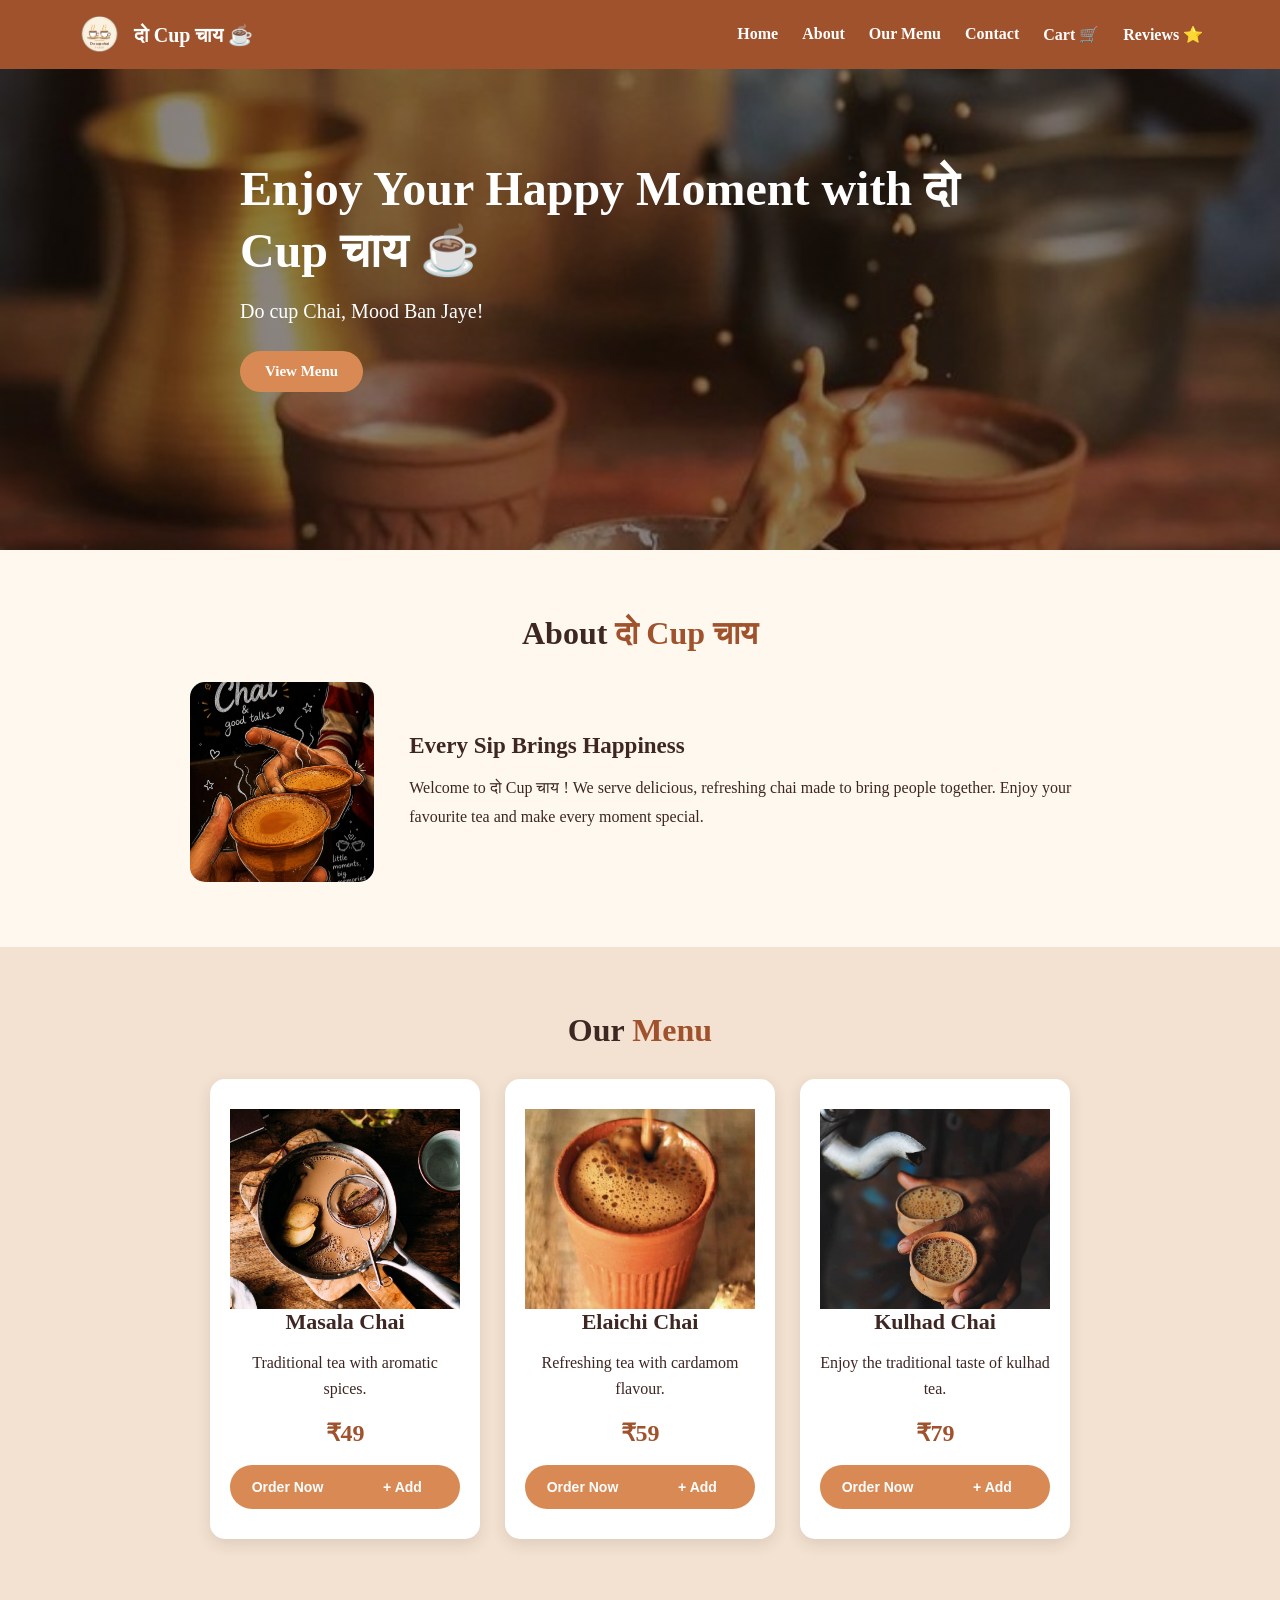
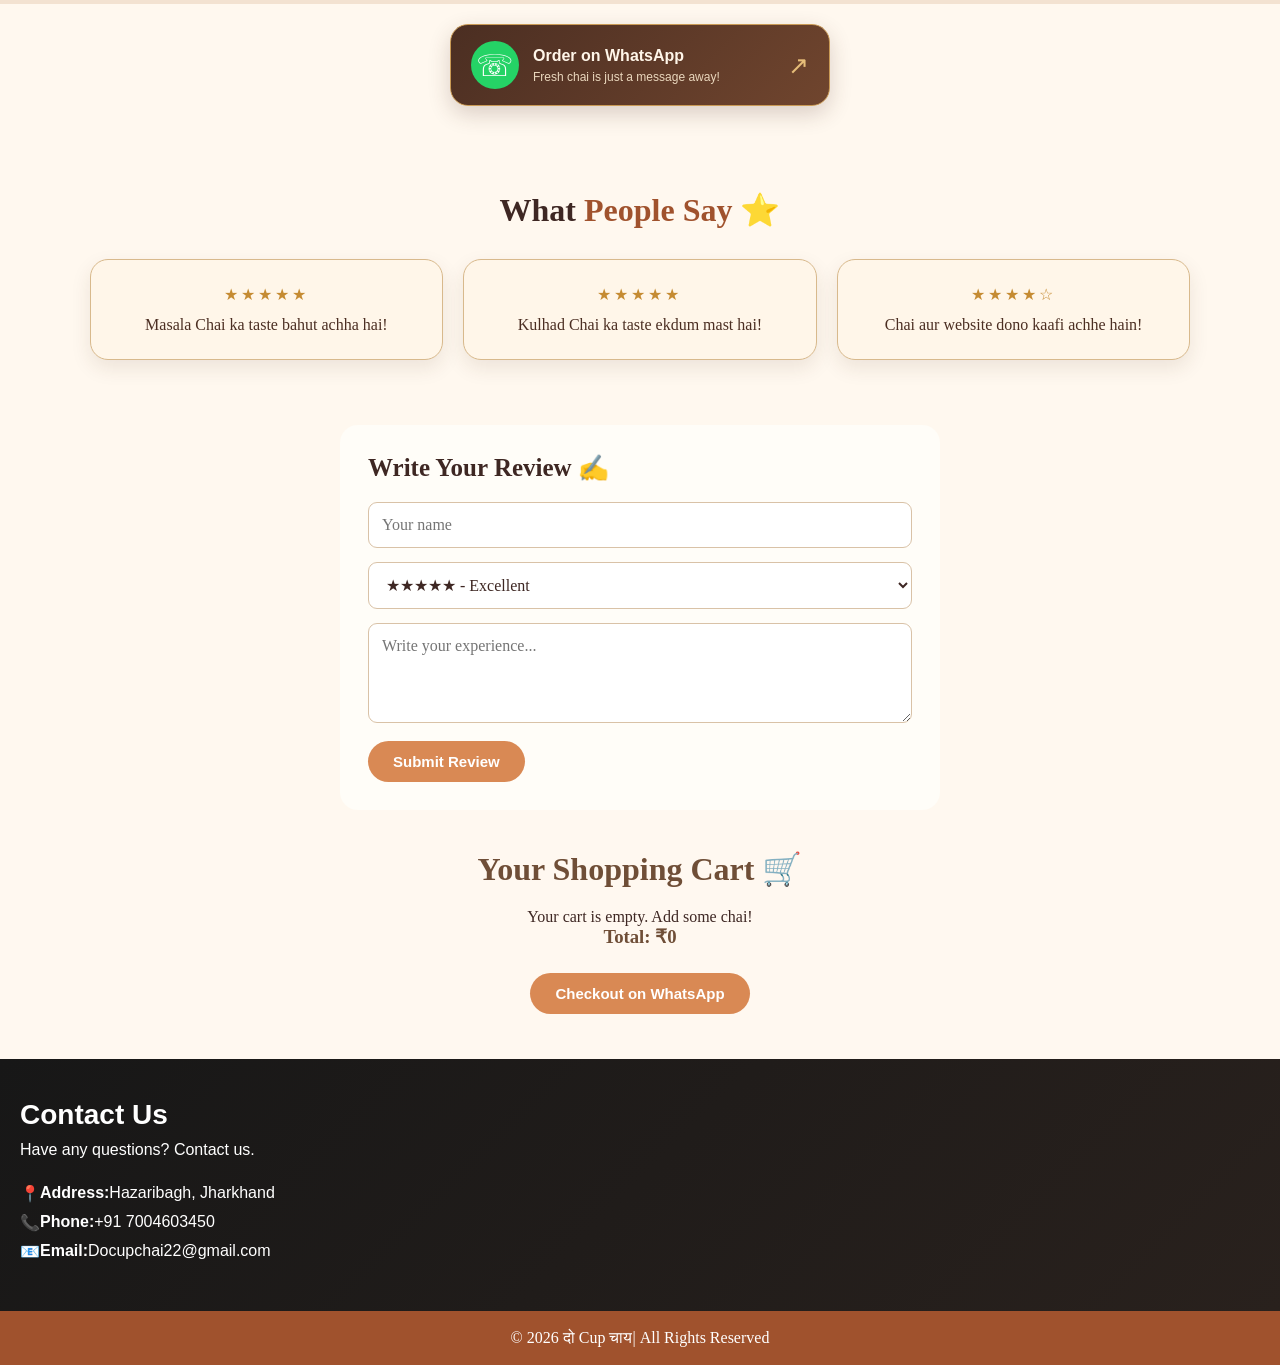
<file: index.html>
<!DOCTYPE html>
<html lang="en">

<head>
    <meta charset="UTF-8">
    <meta name="viewport" content="width=device-width, initial-scale=1.0">
    <title>दो Cup चाय हो जाए | A Cup of Happiness</title>
    <link rel="stylesheet" href="style.css">
</head>

<body>

    <header class="header">
        <a href="#home" class="logo">
            <img src="_logo2.png" alt="दो Cup चाय Logo">
            <span>दो Cup चाय ☕</span>
        </a>

        <nav class="navbar">
            <a href="#home">Home</a>
            <a href="#about">About</a>
            <a href="#ourmenu">Our Menu</a>
            <a href="#contact">Contact</a>

            <a href="#cart">Cart 🛒</a>
            <a href="#reviews">Reviews ⭐</a>

        </nav>
    </header>
    <section id="home" class="home">
        <div class="home-content">
            <h1>Enjoy Your Happy Moment with <span>दो Cup चाय ☕</span></h1>
            <p>Do cup Chai, Mood Ban Jaye!</p>
            <a href="#ourmenu" class="btn">View Menu</a>
        </div>
    </section>


    <section id="about" class="about section">
        <h2>About <span>दो Cup चाय </span></h2>
        <div class="about-content">
            <img src="chai.jpg" alt="A delicious cup of chai">
            <div>
                <h3>Every Sip Brings Happiness</h3>
                <p>
                    Welcome to दो Cup चाय ! We serve delicious,
                    refreshing chai made to bring people together.
                    Enjoy your favourite tea and make every moment special.
                </p>
            </div>
        </div>
    </section>


    <section id="ourmenu" class="menu section">
        <h2>Our <span>Menu</span></h2>

        <div class="menu-container">
            <div class="menu-card">
                <img src="masala chai.jpg" width="149" alt="masala chai">
                <h3>Masala Chai</h3>
                <p>Traditional tea with aromatic spices.</p>
                <h4>₹49</h4>

                <div class="menu-buttons">
                    <button class="btn" onclick="orderMasala()">
                        Order Now
                    </button>

                    <button class="btn add-cart-btn" onclick="addToCart('Masala Chai', 49)">
                        + Add 
                    </button>
                </div>



            </div>

            <div class="menu-card">
                <img src="elachi chai.jpg" width="149" alt="elachi">
                <h3>Elaichi Chai</h3>
                <p>Refreshing tea with cardamom flavour.</p>
                <h4>₹59</h4>

                <div class="menu-buttons">
                    <button class="btn" onclick="orderElaichi()">
                        Order Now
                    </button>

                    <button class="btn add-cart-btn" onclick="addToCart('Elaichi chai', 59)">
                        + Add 
                    </button>
                </div>


            </div>

            <div class="menu-card">
                <img src="kulhad chai.jpg" width="149" alt="kulhad chai">
                <h3>Kulhad Chai</h3>
                <p>Enjoy the traditional taste of kulhad tea.</p>
                <h4>₹79</h4>

                <div class="menu-buttons">
                    <button class="btn" onclick="orderkulhad()">
                        Order Now
                    </button>

                    <button class="btn add-cart-btn" onclick="addToCart('kulhad chai', 79)">
                        + Add 
                    </button>
                </div>


            </div>
        </div>
    </section>

    <button class="whatsapp-btn" onclick="orderOnWhatsApp()">
    <span class="wa-icon">☏</span>
    <span class="wa-text">
        <strong>Order on WhatsApp</strong>
        <small>Fresh chai is just a message away!</small>
    </span>
    <span class="wa-arrow">↗</span>
</button>



   <section id="reviews" class="section reviews">
    <h2>What <span>People Say ⭐</span></h2>

    <div class="reviews-container">

        <div class="review-card">
            <p class="stars">★★★★★</p>
            <p>Masala Chai ka taste bahut achha hai!</p>
        </div>

        <div class="review-card">
            <p class="stars">★★★★★</p>
            <p>Kulhad Chai ka taste ekdum mast hai!</p>
        </div>

        <div class="review-card">
            <p class="stars">★★★★☆</p>
            <p>Chai aur website dono kaafi achhe hain!</p>
        </div>

    </div>
</section>

<form class="review-form reveal" id="reviewForm">
        <h3>Write Your Review ✍️</h3>

        <input type="text" id="reviewName"
               placeholder="Your name" maxlength="40" required>

        <select id="reviewRating" required>
            <option value="5">★★★★★ - Excellent</option>
            <option value="4">★★★★ - Very good</option>
            <option value="3">★★★ - Good</option>
            <option value="2">★★ - Okay</option>
            <option value="1">★ - Needs improvement</option>
        </select>

        <textarea id="reviewText" rows="4" maxlength="300"
                  placeholder="Write your experience..." required></textarea>

        <button type="submit" class="btn">Submit Review</button>
    </form>
</section>


<section id="cart" class="section">
    <h2>Your Shopping Cart 🛒</h2>

    <div id="cartItems">
        <p>Your cart is empty. Add some chai!</p>
    </div>

    <h3>Total: ₹<span id="cartTotal">0</span></h3>

    <button class="btn" onclick="orderOnWhatsApp()">
        Checkout on WhatsApp
    </button>
</section>

<section id="contact">
    <h2>Contact Us</h2>
    <p>Have any questions? Contact us.</p>

    <div class="contact-details">
        <p>📍 <strong>Address:</strong> Hazaribagh, Jharkhand</p>
        <p>📞 <strong>Phone:</strong> +91 7004603450</p>
        <p>📧 <strong>Email:</strong> Docupchai22@gmail.com</p>
    </div>
</section>

    <footer class="footer">
        <p>© 2026 दो Cup चाय| All Rights Reserved</p>
    </footer>

    <script>
        function showPopup(message) {
            document.getElementById("popupMessage").innerText = message;
            document.getElementById("orderPopup").style.display = "flex";
        }

        function orderMasala() {
            showPopup("Thank you for ordering Masala Chai! ☕");
        }

        function orderElaichi() {
            showPopup("Thank you for ordering Elaichi Chai! ☕");
        }

        function orderKulhad() {
            showPopup("Thank you for ordering Kulhad Chai! ☕");
        }

        function closePopup() {
            document.getElementById("orderPopup").style.display = "none";
        }




        let cart = {};

        function addToCart(name, price) {
            if (cart[name]) {
                cart[name].quantity++;
            } else {
                cart[name] = {
                    price: price,
                    quantity: 1
                };
            }

            updateCart();
            alert(name + " added to your cart! ☕");
        }

        function updateCart() {
            const cartItems = document.getElementById("cartItems");
            const cartTotal = document.getElementById("cartTotal");

            let total = 0;
            let html = "";

            for (const name in cart) {
                const item = cart[name];
                const subtotal = item.price * item.quantity;

                total += subtotal;

                html += `
            <div class="review-card">
                <h3>${name}</h3>
                <p>₹${item.price} × ${item.quantity}
                   = ₹${subtotal}</p>

                <button class="btn"
                    onclick="changeQuantity('${name}', -1)">−</button>

                <button class="btn"
                    onclick="changeQuantity('${name}', 1)">+</button>

                <button class="btn"
                    onclick="removeFromCart('${name}')">Remove</button>
            </div>
        `;
            }

            cartItems.innerHTML = html ||
                "<p>Your cart is empty. Add some chai!</p>";

            cartTotal.textContent = total;
        }

        function changeQuantity(name, amount) {
            if (!cart[name]) return;

            cart[name].quantity += amount;

            if (cart[name].quantity <= 0) {
                delete cart[name];
            }

            updateCart();
        }

        function removeFromCart(name) {
            delete cart[name];
            updateCart();
        }

        function orderOnWhatsApp() {
            const phone = "917004603450";


            const items = Object.entries(cart);

            if (items.length === 0) {
                alert("Bhai, pehle cart mein chai add karo! ☕");
                return;
            }

            let total = 0;
            let message = "Namaste Do Cup Chai! ☕\nMy Order:\n";

            for (const [name, item] of items) {
                const subtotal = item.price * item.quantity;
                total += subtotal;

                message += name + " x " + item.quantity +
                    " = Rs. " + subtotal + "\n";
            }

            message += "\nTotal Amount: Rs. " + total;

            const url = "https://wa.me/" + phone +
                "?text=" + encodeURIComponent(message);

            window.open(url, "_blank");
        }




        const observer = new IntersectionObserver(entries => {
            entries.forEach(entry => {
                if (entry.isIntersecting) {
                    entry.target.classList.add("visible");
                    observer.unobserve(entry.target);
                }
            });
        }, { threshold: 0.15 });

        document.querySelectorAll(".reveal").forEach(section => {
            observer.observe(section);
        });

    </script>


    <div id="orderPopup" class="popup">
        <div class="popup-content">
            <h2>☕दो Cup चाय </h2>
            <p id="popupMessage">Thank you!</p>
            <button class="btn" onclick="closePopup()">OK</button>
        </div>
    </div>


</body>

</html>
</file>
<file: style.css>
* {
    margin: 0;
    padding: 0;
    box-sizing: border-box;
    scroll-behavior: smooth;
}

body {

    margin: 0;
    padding-top: 0;
    font-family: 'Dancing Script', cursive;
    ;
    background: #fff8ef;
    color: #3e2723;
}

.h1 span {
    color: #c99a55;
    font-size: 25px;
    font-weight: bold;
}

.header {
    position: fixed;
    top: 0;
    left: 0;
    margin: 0;
    border:none;
    width: 100%;
    z-index: 1000;
    width: 100%;
    padding: 12px 6%;
    background: #a0522d;
    display: flex;
    justify-content: space-between;
    align-items: center;
    flex-wrap: wrap;
    gap: 12px;
}

.logo {
    display: flex;
    align-items: center;
    gap: 12px;
    color: white;
    text-decoration: none;
    font-size: 20px;
    font-weight: bold;
}

.logo img {
    width: 45px;
    height: 45px;
    object-fit: contain;
    border-radius: 40%;
}

.navbar {
    display: flex;
    gap: 24px;
    flex-wrap: wrap;
}

.navbar a {
    color: white;
    text-decoration: none;
    font-weight: bold;
    transition: 0.3s;
}

.navbar a:hover {
    color: #ffdbad;
}


.home {

    display: flex;
    justify-content: center;
    align-items: center;
    text-align: left;

    padding: 30px 7%;
    min-height: 550px;
    box-sizing: border-box;


    background:
        linear-gradient(rgba(30, 18, 12, 0.52),
            rgba(30, 18, 12, 0.52)),
        url("back.jpg");

    background-size: cover;
    background-position: center;
    background-repeat: no-repeat;
}

.home-content {
    max-width: 800px;
    color: white;
}

.home h1 {
    font-size: clamp(30px, 4vw, 48px);
    margin-bottom: 18px;
    line-height: 1.3;
}

.home p {
    font-size: 20px;
    margin-bottom: 28px;
}


.btn {
    display: inline-block;
    background: #d98954;
    color: white;
    border: none;
    padding: 12px 25px;
    border-radius: 25px;
    text-decoration: none;
    font-size: 15px;
    font-weight: bold;
    cursor: pointer;
    transition: 0.3s;
}

.btn:hover {
    background: #7b3f21;
    transform: translateY(-2px);
}


.whatsapp-btn {
    width: 100%;
    max-width: 380px;
    display: flex;
    align-items: center;
    gap: 14px;
    padding: 16px 20px;
    margin: 20px auto;
    border: 1px solid #c99a55;
    border-radius: 18px;
    background: linear-gradient(135deg, #4b2e22, #70452e);
    color: #fff6e9;
    cursor: pointer;
    text-align: left;
    box-shadow: 0 8px 22px rgba(75, 46, 34, 0.2);
    transition: 0.3s ease;
}

.whatsapp-btn:hover {
    transform: translateY(-4px);
    box-shadow: 0 14px 28px rgba(75, 46, 34, 0.3);
    background: linear-gradient(135deg, #65402c, #8b5b39);
}

.wa-icon {
    width: 48px;
    height: 48px;
    flex-shrink: 0;
    display: grid;
    place-items: center;
    border-radius: 50%;
    background: #25D366;
    color: white;
    font-size: 30px;
}

.wa-text {
    display: flex;
    flex-direction: column;
    gap: 5px;
    flex: 1;
}

.wa-text strong {
    font-size: 16px;
}

.wa-text small {
    color: #ead7bd;
    font-size: 12px;
}

.wa-arrow {
    font-size: 25px;
    color: #e6bd79;
    transition: transform 0.3s ease;
}

.whatsapp-btn:hover .wa-arrow {
    transform: translate(3px, -3px);
}





.menu-buttons {
    display: flex;
    width: 100%;
    gap: 0;
    margin-top: 15px;
}

.menu-buttons .btn {
    flex: 1;
    width: 50%;
    min-width: 0;
    margin: 0;
    padding: 14px 5px;
    font-size: 14px;
    white-space: nowrap;
    border-radius: 0;
}

.menu-buttons .btn:first-child {
    border-radius: 25px 0 0 25px;
}

.menu-buttons .btn:last-child {
    border-radius: 0 25px 25px 0;
}



.section {
    padding: 65px 7%;
    text-align: center;
}

.section h2 {
    font-size: 32px;
    margin-bottom: 30px;
}

.section h2 span {
    color: #a0522d;
}


.about-content {
    display: flex;
    align-items: center;
    justify-content: center;
    gap: 35px;
    max-width: 900px;
    margin: auto;
    text-align: left;
}

.about-content img {
    width: 260px;
    height: 200px;
    object-fit: cover;
    border-radius: 15px;
}

.about-content h3 {
    margin-bottom: 15px;
    font-size: 23px;
}

.about-content p {
    line-height: 1.8;
}


.menu {
    background: #f3e2d1;
}

.menu-container {
    display: flex;
    justify-content: center;
    gap: 25px;
    flex-wrap: wrap;
}

.menu-card {
    background: white;
    padding: 30px 20px;
    border-radius: 15px;
    width: 270px;
    box-shadow: 0 5px 15px rgba(62, 39, 35, 0.12);
    transition: 0.3s;
}

.menu-card:hover {
    transform: translateY(-7px);
}

.menu-card h3 {
    font-size: 22px;
    margin-bottom: 15px;
}

.menu-card p {
    line-height: 1.6;
    min-height: 50px;
}

.menu-card h4 {
    font-size: 24px;
    color: #a0522d;
    margin: 18px 0;
}

.menu-card img {
    width: 100%;
    height: 200px;
    object-fit: cover;
    object-position: center;
    display: block;
}


#cart {
    background: #fff8f0;
    padding: 40px 8%;
    text-align: center;
}

#cart h2, #cart h3 {
    color: #6F4E37;
    margin-bottom: 20px;
}

#cartItems .review-card {
    background: white;
    padding: 15px;
    margin: 12px auto;
    max-width: 400px;
    border-radius: 10px;
    box-shadow: 0 3px 10px #ddd;
}

#cart .btn {
    margin: 5px;
    cursor: pointer;
}

#contact {
    padding: 40px 20px;
    text-align: left;
    background: linear-gradient(135deg, #171717, #29211d);
    color: #ffffff;
    font-family: 'Segoe UI', sans-serif;
}

#contact h2 {
    font-size: 28px;
    margin-bottom: 10px;
    color: inherit;
    text-align: left;
}

#contact>p {
    margin-bottom: 25px;
}

.contact-details {
    max-width: 500px;
    text-align: left;
}

.contact-details p {
    display: flex;
    text-align: left !important;
    margin: 10px 0;
    color: inherit;

}


.footer {
    background: #a0522d;
    color: white;
    text-align: center;
    padding: 18px;
}

@media (max-width: 650px) {
    .header {
        justify-content: center;
        text-align: center;
    }

    .navbar {
        justify-content: center;
        gap: 15px;
    }

    .logo {
        font-size: 21px;
    }

    .home {
        min-height: 430px;
    }

    .about-content {
        flex-direction: column;
        text-align: center;
    }

    .about-content img {
        max-width: 100%;
    }

    .section {
        padding: 45px 5%;
    }

    .menu-card {
        width: 100%;
        max-width: 320px;
    }
}

.popup {
    display: none;
    position: fixed;
    inset: 0;
    background: rgba(0, 0, 0, 0.6);
    justify-content: center;
    align-items: center;
    z-index: 9999;
}

.popup-content {
    background: #fff8ef;
    padding: 30px;
    width: 90%;
    max-width: 350px;
    border-radius: 15px;
    text-align: center;
    box-shadow: 0 5px 20px rgba(0, 0, 0, 0.3);
}

.popup-content h2 {
    color: #a0522d;
    margin-bottom: 15px;
}

.popup-content p {
    margin-bottom: 20px;
    line-height: 1.5;
}





.reviews-container {
    display: grid;
    grid-template-columns: repeat(3, minmax(0, 1fr));
    gap: 20px;
    margin-top: 30px;
}

.review-card {
    background: #fff6e9;
    color: #4b2e22;
    padding: 25px;
    border: 1px solid #d8b98c;
    border-radius: 18px;
    text-align: center;
    box-shadow: 0 8px 20px rgba(75, 46, 34, 0.10);
    transition: 0.3s ease;
}

.review-card:hover {
    transform: translateY(-6px);
    box-shadow: 0 14px 28px rgba(75, 46, 34, 0.18);
}


.review-card .stars {
    color: #c58b32;
    letter-spacing: 3px;
    margin-bottom: 12px;
}


@media (max-width: 768px) {
    .reviews-container {
        grid-template-columns: 1fr;
    }
}

.review-form {
    max-width: 600px;
    margin: auto;
    padding: 28px;
    background: #fffdf8;
    border-radius: 18px;
}

.review-form h3 {
    font-size: 25px;
    margin-bottom: 20px;
}

.review-form input,
.review-form textarea,
.review-form select {
    width: 100%;
    padding: 13px;
    margin-bottom: 14px;
    border: 1px solid #d9c2a7;
    border-radius: 9px;
    background: white;
    color: var(--brown);
    font: inherit;
}

.review-form textarea {
    resize: vertical;
}

.review-form .btn {
    margin-top: 0;
}
</file>
